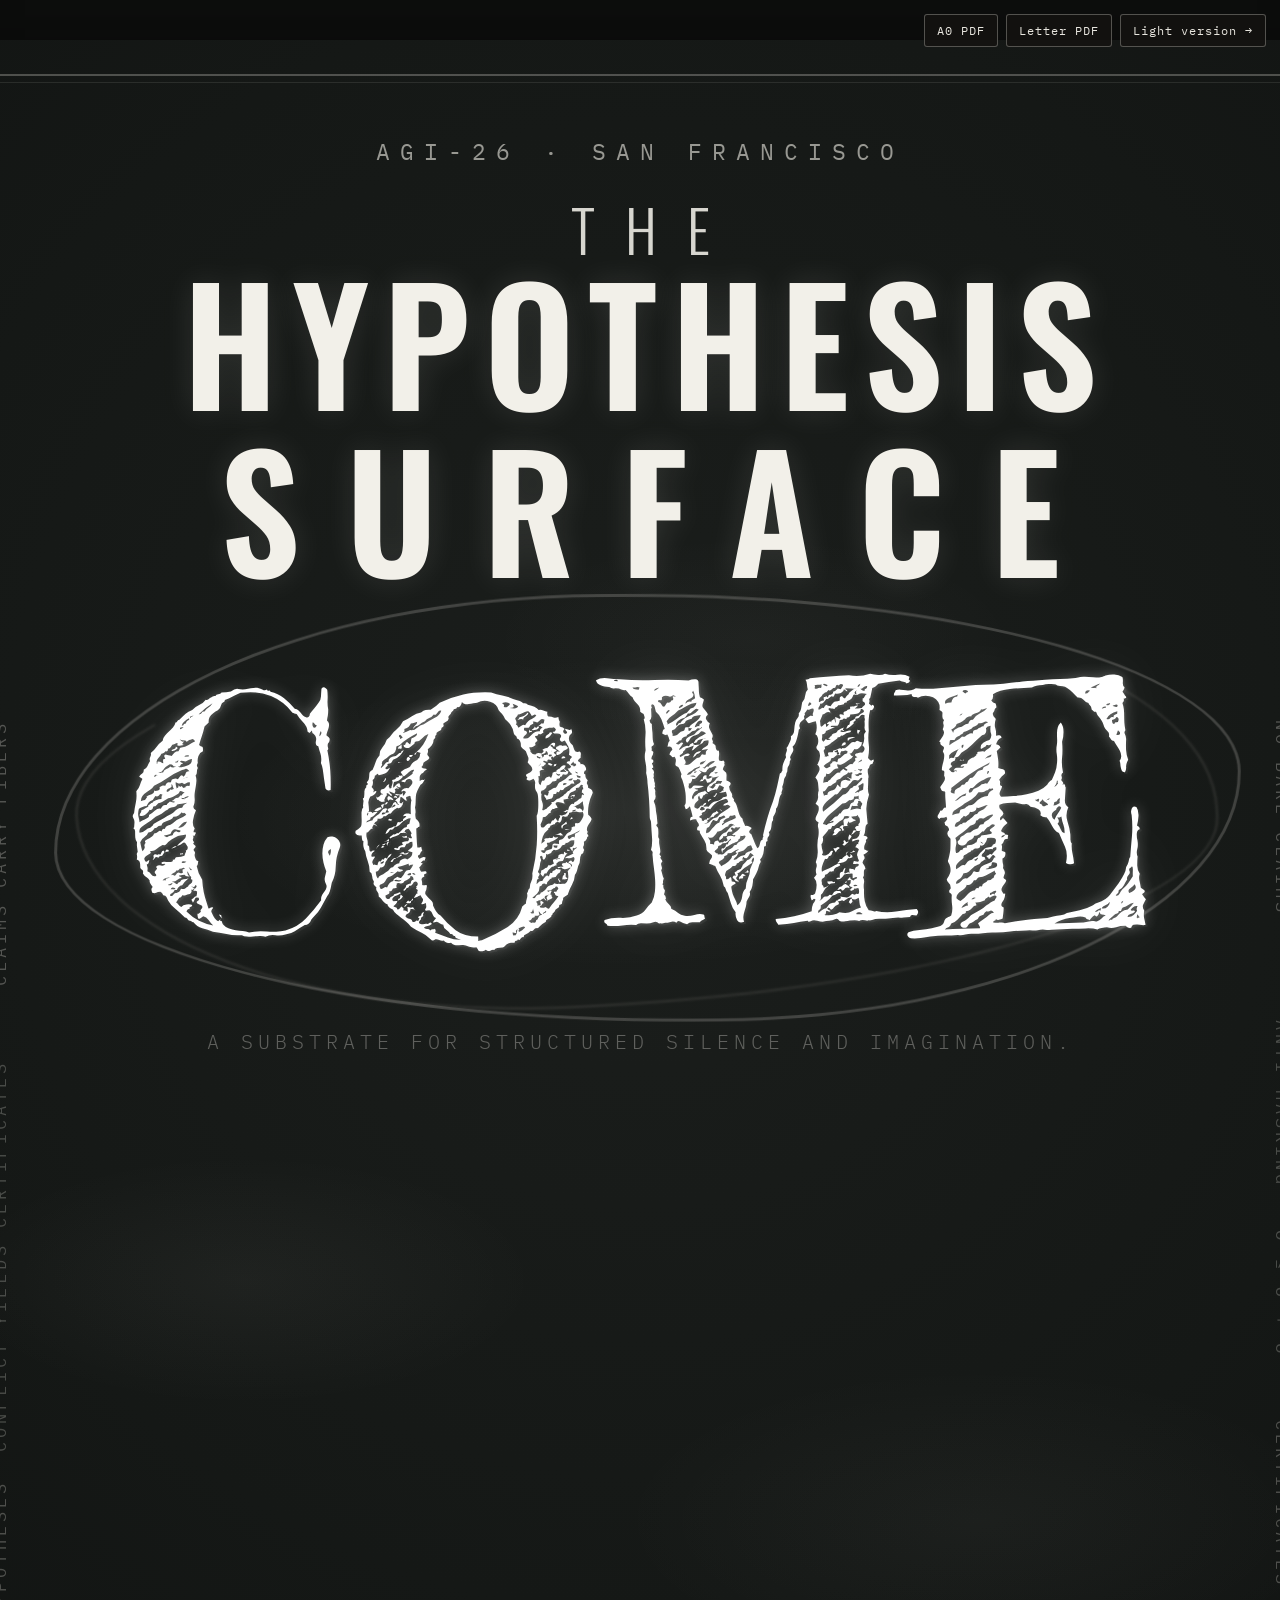
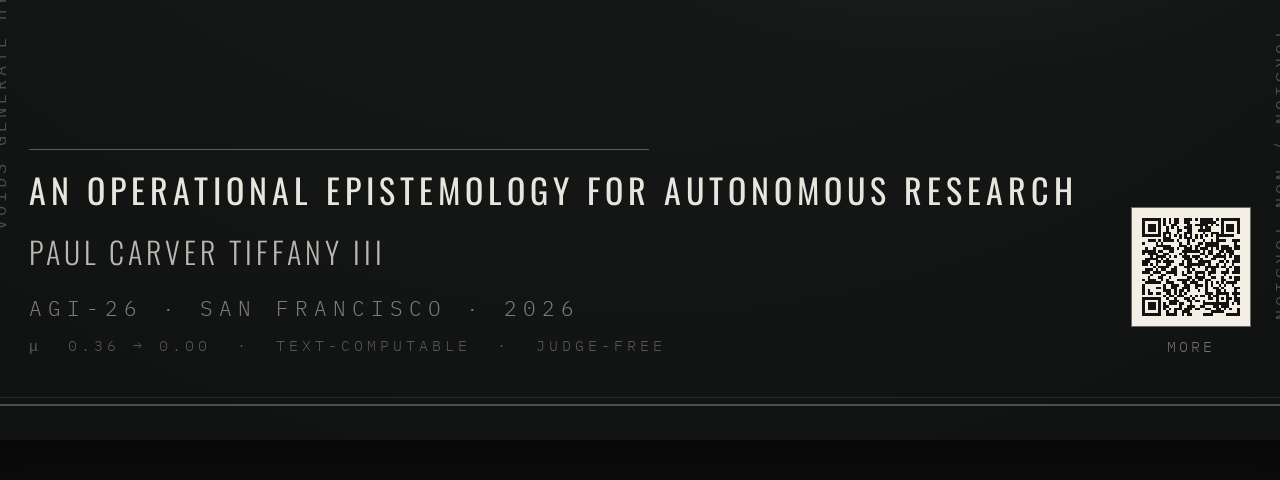
<file: poster/index.html>
<!DOCTYPE html>
<html lang="en">
<head>
<meta charset="utf-8">
<meta name="viewport" content="width=device-width, initial-scale=1">
<title>The Hypothesis Surface — AGI-26 Poster</title>
<link rel="preconnect" href="https://fonts.googleapis.com">
<link href="https://fonts.googleapis.com/css2?family=Oswald:wght@300;400;500;600&family=Fredericka+the+Great&family=IBM+Plex+Mono:wght@300;400&display=swap" rel="stylesheet">
<style>
  html, body { margin: 0; padding: 0; background: #0c0d0c; }
  a { color: #e8e6df; text-decoration: underline; }
  a:hover { color: #ffffff; }

  /* Screen: center the A0 canvas with room to scroll/zoom. */
  body {
    display: flex;
    justify-content: center;
    padding: 40px 0;
  }

  /*
    Print: page geometry matches the canvas's native px dimensions 1:1 —
    same technique the source design tool's own auto-print pipeline uses
    (see Board System export script: @page{size:<frame width>px <frame height>px}).
    A large-format print vendor scales this to the true 841×1189mm (A0)
    sheet at RIP time, same as the vinyl/board fabrication in production/.
  */
  @page { size: 1414px 2000px; margin: 0; }
  @media print {
    body { padding: 0; }
    .poster { box-shadow: none !important; }
    .dl { display: none; }
  }

  .dl {
    position: fixed; top: 14px; right: 14px; z-index: 10; display: flex; gap: 8px;
    font-family: 'IBM Plex Mono', monospace; font-size: 12px; letter-spacing: 1px;
  }
  .dl a {
    background: rgba(20,19,17,0.85); border: 1px solid rgba(232,230,223,0.3);
    padding: 8px 12px; border-radius: 3px; text-decoration: none !important;
  }
  .dl a:hover { border-color: rgba(232,230,223,0.7); }

  .poster {
    width: 1414px;
    height: 2000px;
    position: relative;
    overflow: hidden;
    background: radial-gradient(ellipse 120% 90% at 50% 38%, #1b1e1c 0%, #151816 45%, #101211 78%, #0b0d0c 100%);
    color: #e8e6df;
    font-family: 'Oswald', sans-serif;
    flex: none;
    box-shadow: 0 20px 60px rgba(0,0,0,0.5);
  }
</style>
</head>
<body>

<div class="dl">
  <a href="hypothesis-surface-poster.pdf">A0 PDF</a>
  <a href="hypothesis-surface-poster-letter.pdf">Letter PDF</a>
  <a href="light/">Light version &rarr;</a>
</div>

<div class="poster">

  <!-- erased-chalk atmosphere -->
  <div style="position: absolute; inset: 0; pointer-events: none; background: radial-gradient(ellipse 420px 180px at 22% 62%, rgba(232,230,223,0.045) 0%, transparent 70%), radial-gradient(ellipse 520px 220px at 74% 74%, rgba(232,230,223,0.035) 0%, transparent 70%), radial-gradient(ellipse 380px 150px at 58% 30%, rgba(232,230,223,0.03) 0%, transparent 70%);"></div>

  <!-- silkscreened frame -->
  <div style="position: absolute; inset: 34px; border: 2px solid rgba(232,230,223,0.28); pointer-events: none;"></div>
  <div style="position: absolute; inset: 42px; border: 1px solid rgba(232,230,223,0.10); pointer-events: none;"></div>

  <!-- LEFT RAIL · operational spine (facing inward: reads upward) -->
  <div style="position: absolute; left: 56px; top: 680px; writing-mode: vertical-rl; transform: rotate(180deg); font-family: 'IBM Plex Mono', monospace; font-size: 17px; letter-spacing: 4px; color: rgba(232,230,223,0.300); pointer-events: none;">CLAIMS CARRY FIBERS</div>
  <div style="position: absolute; left: 56px; top: 1020px; writing-mode: vertical-rl; transform: rotate(180deg); font-family: 'IBM Plex Mono', monospace; font-size: 17px; letter-spacing: 4px; color: rgba(232,230,223,0.250); pointer-events: none;">CONFLICT YIELDS CERTIFICATES</div>
  <div style="position: absolute; left: 56px; top: 1440px; writing-mode: vertical-rl; transform: rotate(180deg); font-family: 'IBM Plex Mono', monospace; font-size: 17px; letter-spacing: 4px; color: rgba(232,230,223,0.280); pointer-events: none;">VOIDS GENERATE HYPOTHESES</div>

  <!-- RIGHT RAIL · integrability conditions (reads downward) -->
  <div style="position: absolute; right: 54px; top: 680px; writing-mode: vertical-rl; font-family: 'IBM Plex Mono', monospace; font-size: 17px; letter-spacing: 4px; color: rgba(232,230,223,0.300); pointer-events: none;">NO BARE CLAIMS</div>
  <div style="position: absolute; right: 54px; top: 980px; writing-mode: vertical-rl; font-family: 'IBM Plex Mono', monospace; font-size: 17px; letter-spacing: 4px; color: rgba(232,230,223,0.250); pointer-events: none;">ANTI-MASKING&nbsp;&nbsp;&nbsp;σ̂ ≤ σ + δ</div>
  <div style="position: absolute; right: 54px; top: 1380px; writing-mode: vertical-rl; font-family: 'IBM Plex Mono', monospace; font-size: 17px; letter-spacing: 4px; color: rgba(232,230,223,0.280); pointer-events: none;">CERTIFICATES&nbsp;&nbsp;&nbsp;TORSION / NON-TORSION</div>

  <!-- ===== permanent identity: top ===== -->
  <div style="position: absolute; top: 96px; left: 0; right: 0; display: flex; flex-direction: column; align-items: center;">
    <div style="font-family: 'IBM Plex Mono', monospace; font-weight: 400; font-size: 23px; letter-spacing: 10px; color: rgba(232,230,223,0.62); margin-bottom: 34px;">AGI-26 · SAN FRANCISCO</div>
    <div style="font-weight: 300; font-size: 58px; letter-spacing: 30px; line-height: 1; color: rgba(232,230,223,0.92); text-indent: 30px;">THE</div>
    <div style="font-weight: 600; font-size: 158px; letter-spacing: 14px; line-height: 1.04; color: #f2f0e9; text-indent: 14px; text-shadow: 0 0 32px rgba(242,240,233,0.12);">HYPOTHESIS</div>
    <div style="font-weight: 600; font-size: 158px; letter-spacing: 46px; line-height: 1.0; color: #f2f0e9; text-indent: 46px; text-shadow: 0 0 32px rgba(242,240,233,0.12); margin-top: 6px;">SURFACE</div>
  </div>

  <!-- ===== H.1: COME + its chalk fiber enclosure, upon the void ===== -->
  <div style="position: absolute; top: 606px; left: 0; right: 0; display: flex; flex-direction: column; align-items: center;">
    <div style="position: relative; transform: rotate(-1.4deg); font-size: 330px;">
      <div style="position: absolute; left: 50%; top: 50%; transform: translate(-50%,-50%); width: 118%; height: 145%; background: radial-gradient(ellipse 50% 48% at 50% 50%, rgba(240,238,230,0.075) 0%, transparent 68%); pointer-events: none;"></div>
      <!-- fiber enclosure: two irregular offset ellipses, second open at top -->
      <div style="position: absolute; left: -0.212em; top: -0.158em; right: -0.255em; bottom: -0.139em; border: 0.0106em solid rgba(232,230,223,0.20); border-radius: 47% 53% 45% 55% / 61% 43% 59% 41%; filter: blur(0.7px); transform: rotate(1.1deg); pointer-events: none;"></div>
      <div style="position: absolute; left: -0.145em; top: -0.097em; right: -0.182em; bottom: -0.085em; border: 0.0076em solid rgba(232,230,223,0.12); border-top-color: transparent; border-radius: 53% 47% 56% 44% / 45% 59% 41% 57%; filter: blur(1px); transform: rotate(-1.7deg); pointer-events: none;"></div>
      <div style="position: relative; display: flex; align-items: baseline; font-family: 'Fredericka the Great', serif; font-weight: 400; font-size: 330px; line-height: 1; color: #ffffff; text-shadow: 0 0 0.042em rgba(255,255,255,0.30), 0 0 0.194em rgba(255,255,255,0.11), 0.006em 0.006em 0 rgba(255,255,255,0.05);">
        <span style="display: inline-block; transform: rotate(1.3deg) translateY(-0.0212em);">C</span>
        <span style="display: inline-block; transform: rotate(-1deg) translateY(0.0152em);">O</span>
        <span style="display: inline-block; transform: rotate(0.9deg) translateY(-0.0121em);">M</span>
        <span style="display: inline-block; transform: rotate(-1.5deg) translateY(0.0182em);">E</span>
      </div>
    </div>
    <div style="font-family: 'IBM Plex Mono', monospace; font-weight: 300; font-size: 20px; letter-spacing: 5px; color: rgba(232,230,223,0.34); margin-top: 52px;">A SUBSTRATE FOR STRUCTURED SILENCE AND IMAGINATION.</div>
  </div>

  <!-- ===== permanent identity: bottom ===== -->
  <div style="position: absolute; left: 96px; right: 96px; bottom: 84px; display: flex; align-items: flex-end; justify-content: space-between; gap: 40px;">
    <div style="display: flex; flex-direction: column; gap: 14px;">
      <div style="width: 620px; height: 1px; background: rgba(232,230,223,0.35);"></div>
      <div style="font-weight: 400; font-size: 34px; letter-spacing: 5px; color: rgba(242,240,233,0.95);">AN OPERATIONAL EPISTEMOLOGY FOR AUTONOMOUS RESEARCH</div>
      <div style="font-weight: 300; font-size: 30px; letter-spacing: 4px; color: rgba(232,230,223,0.78);">PAUL CARVER TIFFANY III</div>
      <div style="font-family: 'IBM Plex Mono', monospace; font-weight: 300; font-size: 21px; letter-spacing: 6px; color: rgba(232,230,223,0.50); margin-top: 6px;">AGI-26 · SAN FRANCISCO · 2026</div>
      <div style="font-family: 'IBM Plex Mono', monospace; font-weight: 300; font-size: 15px; letter-spacing: 4px; color: rgba(232,230,223,0.32);">μ&nbsp;&nbsp;0.36 → 0.00&nbsp;&nbsp;·&nbsp;&nbsp;TEXT-COMPUTABLE&nbsp;&nbsp;·&nbsp;&nbsp;JUDGE-FREE</div>
    </div>
    <div style="display: flex; flex-direction: column; align-items: center; gap: 10px;">
      <div style="width: 118px; height: 118px; border: 1px solid rgba(232,230,223,0.4); overflow: hidden;">
        <svg viewBox="0 0 45 45" width="118" height="118" shape-rendering="crispEdges" role="img" aria-label="QR code linking to paultiffany.github.io/come-to-AGI-26"><path fill="#f4efe4" d="M0 0h45v45H0z"/><path stroke="#141311" d="M4 4.5h7m1 0h1m1 0h1m1 0h2m2 0h3m1 0h1m1 0h5m1 0h1m1 0h7M4 5.5h1m5 0h1m1 0h1m1 0h1m1 0h2m2 0h2m4 0h6m2 0h1m5 0h1M4 6.5h1m1 0h3m1 0h1m1 0h1m2 0h2m4 0h2m1 0h5m1 0h1m1 0h1m1 0h1m1 0h3m1 0h1M4 7.5h1m1 0h3m1 0h1m2 0h1m1 0h1m1 0h1m2 0h3m3 0h1m1 0h2m4 0h1m1 0h3m1 0h1M4 8.5h1m1 0h3m1 0h1m2 0h1m3 0h2m2 0h2m2 0h5m4 0h1m1 0h3m1 0h1M4 9.5h1m5 0h1m1 0h3m2 0h1m2 0h3m4 0h1m2 0h3m1 0h1m5 0h1M4 10.5h7m1 0h1m1 0h1m1 0h1m1 0h1m1 0h1m1 0h1m1 0h1m1 0h1m1 0h1m1 0h1m1 0h7M12 11.5h3m3 0h1m1 0h3m1 0h1m1 0h1m5 0h1M6 12.5h3m1 0h1m1 0h4m1 0h1m3 0h1m1 0h1m3 0h1m2 0h1m1 0h4m2 0h3M4 13.5h1m4 0h1m1 0h1m6 0h1m2 0h1m3 0h2m1 0h5m6 0h1M9 14.5h6m3 0h3m1 0h1m1 0h2m2 0h5m1 0h3m2 0h2M5 15.5h1m2 0h1m3 0h4m1 0h1m2 0h3m1 0h1m1 0h3m1 0h1m1 0h1m1 0h4m1 0h2M4 16.5h5m1 0h2m2 0h2m3 0h7m1 0h1m1 0h2m2 0h2m1 0h3M4 17.5h1m1 0h4m2 0h2m4 0h1m1 0h1m5 0h2m1 0h2m1 0h2m1 0h1m1 0h2M7 18.5h1m1 0h4m1 0h1m1 0h1m2 0h3m1 0h3m2 0h1m2 0h5m1 0h1m1 0h2M5 19.5h5m1 0h1m1 0h1m6 0h3m1 0h1m1 0h1m3 0h2m3 0h1m3 0h2M4 20.5h3m2 0h2m1 0h4m3 0h1m1 0h2m2 0h5m3 0h2m1 0h1m1 0h3M4 21.5h2m1 0h1m1 0h1m3 0h2m3 0h2m1 0h7m1 0h1m2 0h1m2 0h1m2 0h1M8 22.5h1m1 0h4m2 0h1m3 0h3m2 0h1m2 0h5m1 0h2m1 0h1m1 0h2M5 23.5h3m1 0h1m1 0h2m2 0h2m4 0h1m1 0h1m4 0h1m1 0h2m4 0h1m2 0h2M4 24.5h3m1 0h3m2 0h4m2 0h1m1 0h2m1 0h4m1 0h3m2 0h3m1 0h3M7 25.5h1m3 0h2m3 0h1m2 0h2m3 0h1m2 0h1m1 0h1m5 0h1M6 26.5h1m3 0h2m2 0h1m6 0h2m1 0h4m2 0h2m2 0h1m2 0h1m1 0h2M4 27.5h1m1 0h3m2 0h1m1 0h1m3 0h5m1 0h1m1 0h2m1 0h2m4 0h2m3 0h2M5 28.5h6m2 0h3m3 0h2m1 0h3m3 0h1m1 0h1m1 0h1m1 0h1m1 0h4M4 29.5h1m7 0h1m2 0h3m2 0h2m2 0h3m1 0h1m1 0h1m2 0h1m1 0h1m2 0h1M4 30.5h1m4 0h2m1 0h1m2 0h2m2 0h3m2 0h1m3 0h1m2 0h2m1 0h1m4 0h2M4 31.5h1m1 0h1m5 0h3m1 0h1m1 0h2m1 0h1m3 0h1m2 0h1m3 0h2m1 0h1m3 0h1M4 32.5h1m1 0h2m1 0h2m2 0h2m1 0h1m1 0h1m1 0h1m7 0h3m1 0h5m1 0h3M12 33.5h1m1 0h2m1 0h3m2 0h1m1 0h1m1 0h2m1 0h1m1 0h2m3 0h1m2 0h1M4 34.5h7m2 0h1m2 0h1m3 0h2m1 0h1m5 0h2m1 0h1m1 0h1m1 0h2m1 0h2M4 35.5h1m5 0h1m3 0h4m3 0h2m1 0h2m1 0h1m4 0h1m3 0h1m2 0h2M4 36.5h1m1 0h3m1 0h1m1 0h1m1 0h3m1 0h2m2 0h1m4 0h10m1 0h1m1 0h1M4 37.5h1m1 0h3m1 0h1m1 0h2m4 0h1m2 0h3m2 0h2m3 0h2m1 0h3M4 38.5h1m1 0h3m1 0h1m1 0h1m1 0h1m1 0h3m1 0h3m1 0h2m2 0h2m2 0h2m1 0h1m1 0h1m2 0h1M4 39.5h1m5 0h1m2 0h1m2 0h1m2 0h3m8 0h5m5 0h1M4 40.5h7m2 0h4m2 0h1m1 0h2m4 0h4m5 0h5"/></svg>
      </div>
      <div style="font-family: 'IBM Plex Mono', monospace; font-weight: 300; font-size: 15px; letter-spacing: 3px; color: rgba(232,230,223,0.45);">MORE</div>
    </div>
  </div>

</div>
</body>
</html>
</file>
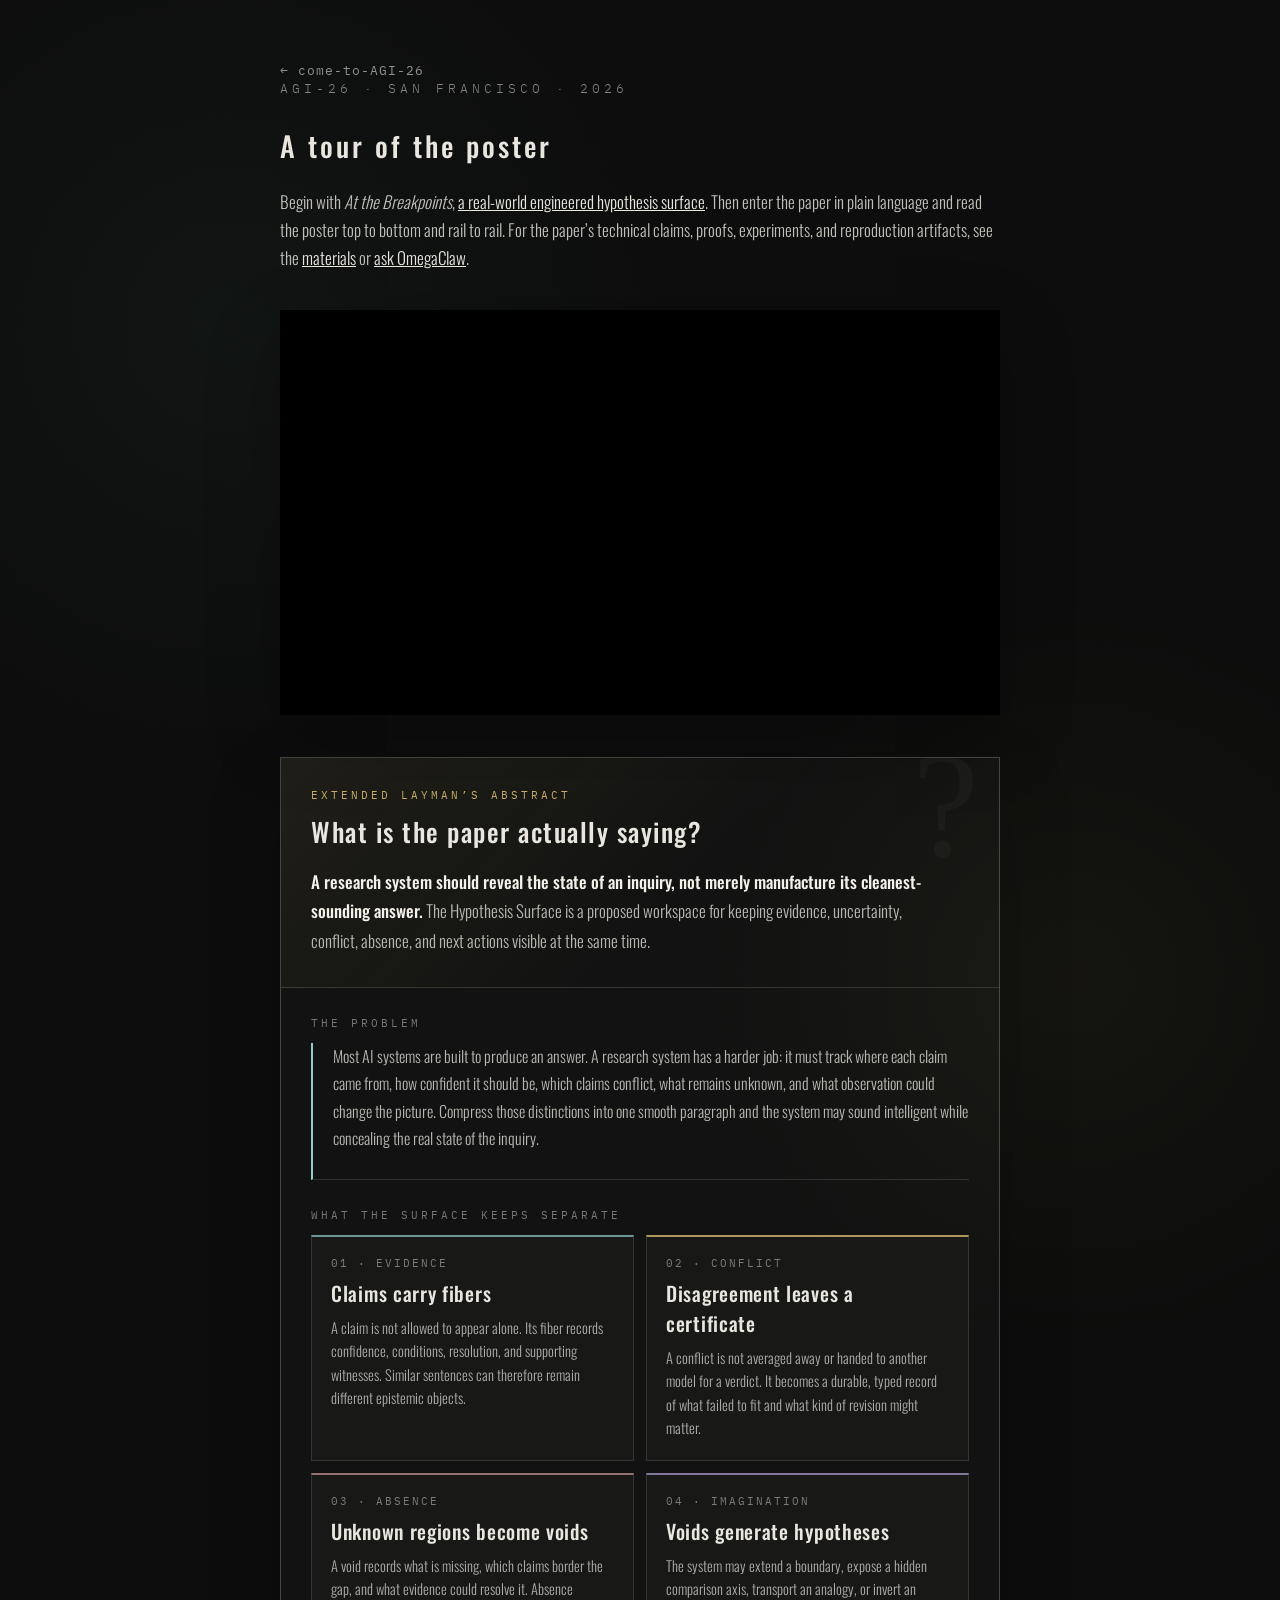
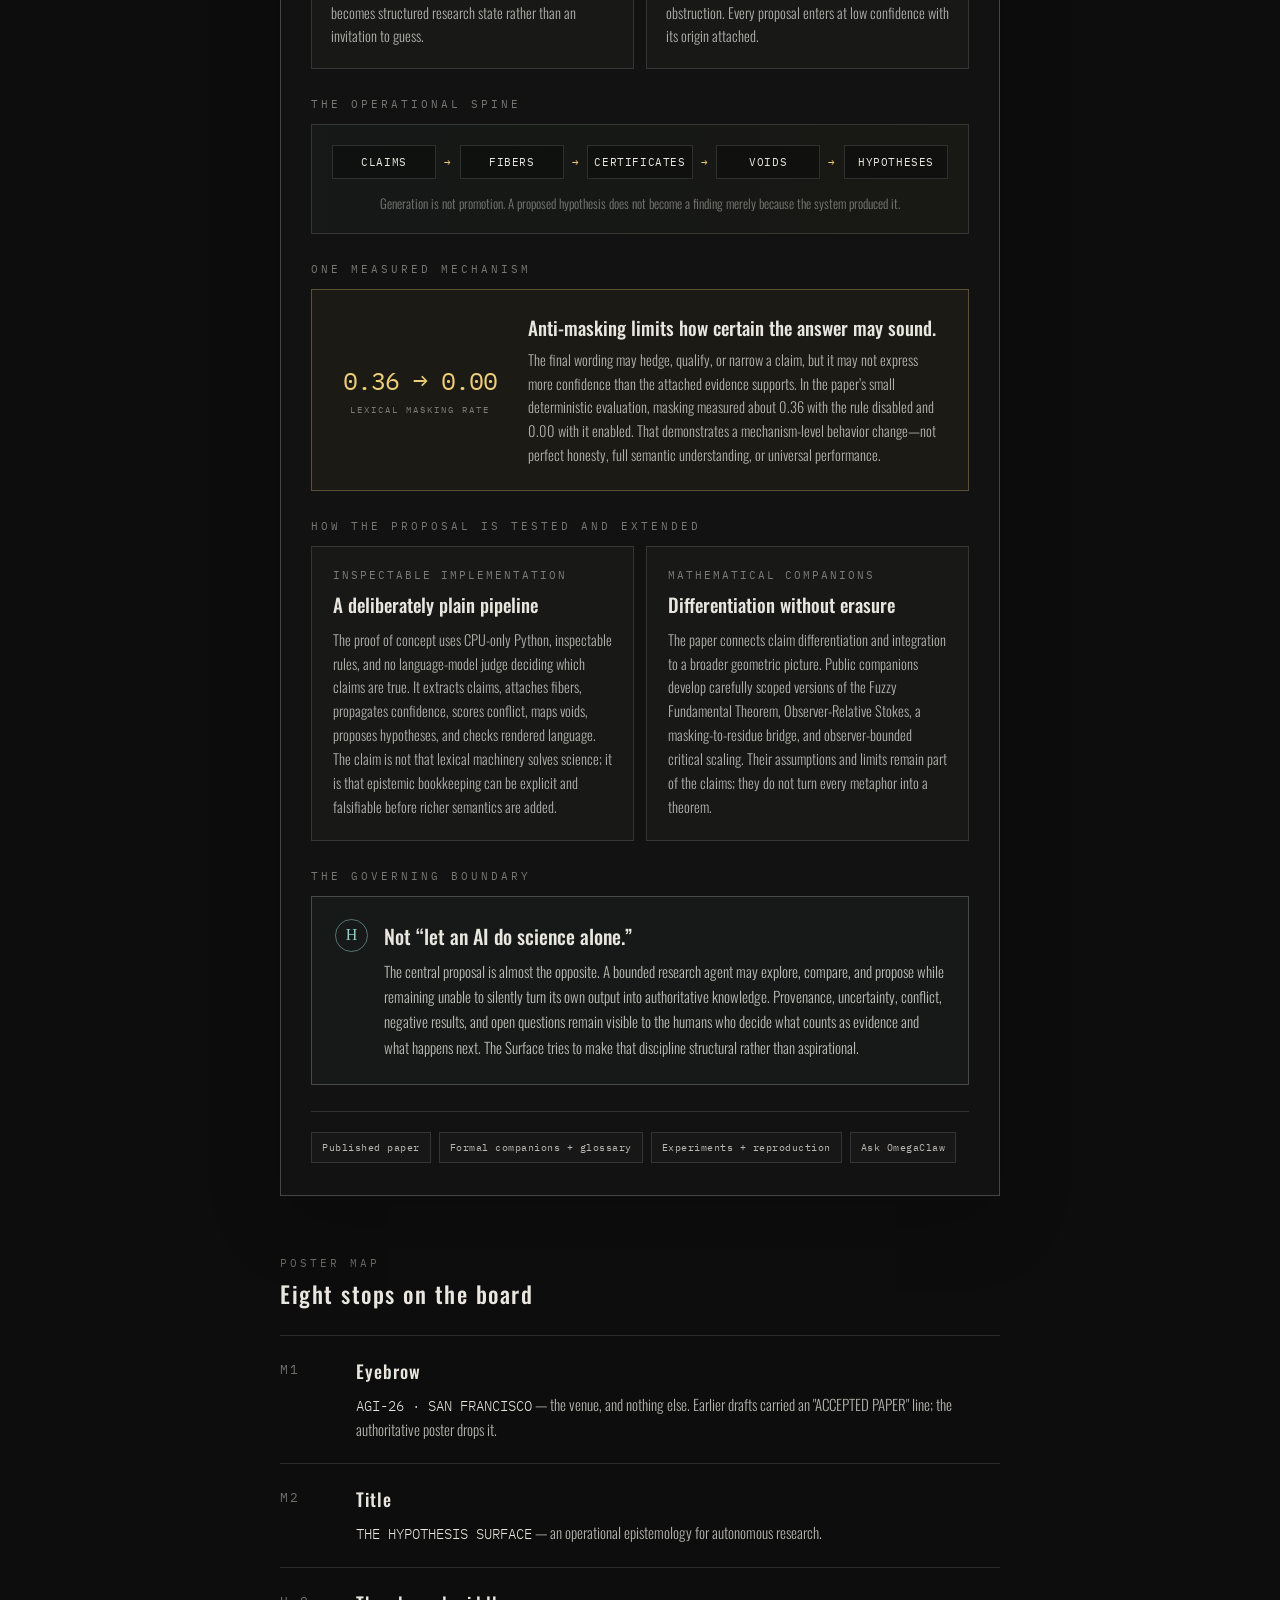
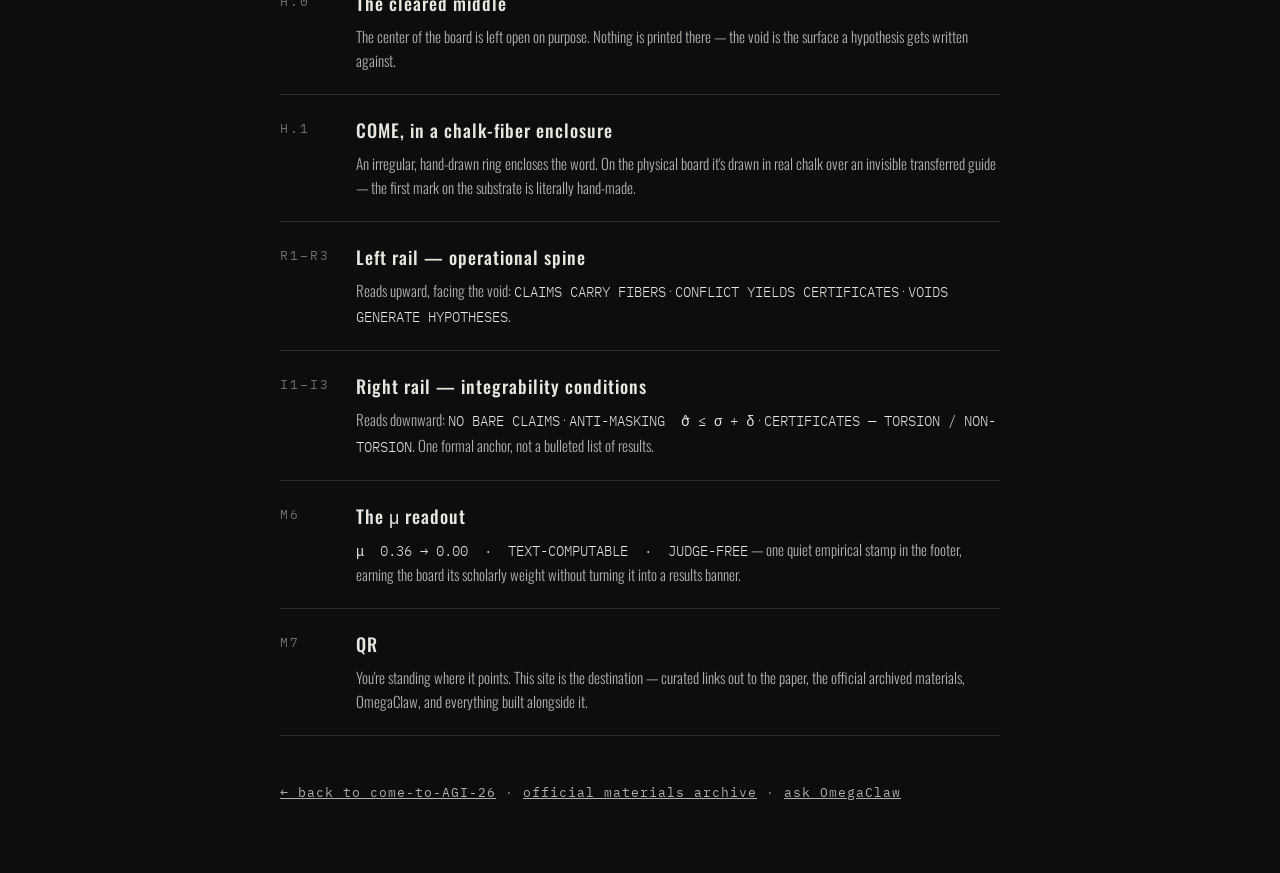
<file: tour/index.html>
<!DOCTYPE html>
<html lang="en">
<head>
<meta charset="utf-8">
<meta name="viewport" content="width=device-width, initial-scale=1">
<title>Tour — The Hypothesis Surface</title>
<meta name="description" content="A plain-language introduction to The Hypothesis Surface and a zone-by-zone tour of the AGI-26 poster.">
<link rel="preconnect" href="https://fonts.googleapis.com">
<link rel="preconnect" href="https://player.vimeo.com">
<link href="https://fonts.googleapis.com/css2?family=Oswald:wght@300;400;500;600&family=IBM+Plex+Mono:wght@300;400&display=swap" rel="stylesheet">
<style>
  :root {
    --paper: #e8e6df;
    --dim: rgba(232,230,223,0.78);
    --faint: rgba(232,230,223,0.48);
    --line: rgba(232,230,223,0.14);
    --line-strong: rgba(232,230,223,0.24);
    --gold: #edcd77;
    --cyan: #8fcfca;
    --panel: rgba(232,230,223,0.028);
  }
  * { box-sizing: border-box; }
  html, body { margin: 0; background: #0c0d0c; color: var(--paper); font-family: 'Oswald', sans-serif; }
  body {
    background:
      radial-gradient(circle at 18% 8%, rgba(143,207,202,.045), transparent 28rem),
      radial-gradient(circle at 84% 24%, rgba(237,205,119,.04), transparent 24rem),
      #0c0d0c;
  }
  a { color: var(--paper); }
  a:hover { color: #fff; }
  .wrap { max-width: 760px; margin: 0 auto; padding: 56px 20px 72px; }
  .back { font-family: 'IBM Plex Mono', monospace; font-size: 13px; letter-spacing: 1px; text-decoration: none; opacity: .6; }
  .back:hover { opacity: 1; }
  h1 { font-weight: 500; font-size: 28px; letter-spacing: 3px; margin: 28px 0 6px; }
  .kicker { font-family: 'IBM Plex Mono', monospace; font-weight: 300; font-size: 13px; letter-spacing: 4px; color: rgba(232,230,223,.55); text-transform: uppercase; }
  .intro { font-weight: 300; font-size: 17px; line-height: 1.65; color: rgba(232,230,223,.82); margin: 22px 0 38px; }

  .film-frame {
    position: relative;
    width: 100%;
    aspect-ratio: 16 / 9;
    overflow: hidden;
    margin: 0 0 42px;
    background: #000;
    box-shadow: 0 24px 70px rgba(0,0,0,.24);
  }
  .film-frame iframe { position: absolute; inset: 0; width: 100%; height: 100%; border: 0; }

  .abstract {
    margin: 0 0 60px;
    border: 1px solid var(--line-strong);
    background: rgba(232,230,223,.018);
    box-shadow: 0 24px 70px rgba(0,0,0,.18);
  }
  .abstract-head {
    position: relative;
    overflow: hidden;
    padding: 30px 30px 32px;
    border-bottom: 1px solid var(--line);
    background: linear-gradient(135deg, rgba(237,205,119,.065), transparent 58%);
  }
  .abstract-head::after {
    content: "?";
    position: absolute;
    right: 20px;
    top: -28px;
    font-family: Georgia, serif;
    font-size: 150px;
    line-height: 1;
    color: rgba(232,230,223,.035);
    pointer-events: none;
  }
  .abstract-label,
  .section-label,
  .card-label,
  .map-label {
    font-family: 'IBM Plex Mono', monospace;
    font-size: 11px;
    letter-spacing: 3px;
    text-transform: uppercase;
  }
  .abstract-label { margin: 0 0 10px; color: rgba(237,205,119,.82); }
  .abstract h2 { margin: 0 0 16px; font-weight: 500; font-size: 26px; letter-spacing: 1.5px; }
  .abstract-head p { max-width: 640px; margin: 0; font-weight: 300; font-size: 17px; line-height: 1.72; color: var(--dim); }
  .abstract strong { color: #f4f1e9; font-weight: 500; }
  .abstract-body { padding: 28px 30px 32px; }
  .section-label { margin: 0 0 13px; color: var(--faint); }
  .problem {
    margin: 0 0 28px;
    padding: 0 0 26px 20px;
    border-left: 2px solid var(--cyan);
    border-bottom: 1px solid var(--line);
    font-weight: 300;
    font-size: 16px;
    line-height: 1.72;
    color: var(--dim);
  }

  .concept-grid { display: grid; grid-template-columns: repeat(2, minmax(0, 1fr)); gap: 12px; margin: 0 0 28px; }
  .concept-card { min-height: 182px; padding: 19px 19px 20px; border: 1px solid var(--line); background: var(--panel); }
  .concept-card:nth-child(1) { border-top: 2px solid rgba(143,207,202,.7); }
  .concept-card:nth-child(2) { border-top: 2px solid rgba(237,205,119,.7); }
  .concept-card:nth-child(3) { border-top: 2px solid rgba(211,154,154,.68); }
  .concept-card:nth-child(4) { border-top: 2px solid rgba(181,162,219,.68); }
  .card-label { color: var(--faint); letter-spacing: 2px; }
  .concept-card h3 { margin: 8px 0; font-size: 20px; font-weight: 500; letter-spacing: .7px; }
  .concept-card p { margin: 0; font-size: 14.5px; font-weight: 300; line-height: 1.62; color: rgba(232,230,223,.72); }

  .flow { margin: 0 0 28px; padding: 20px; border: 1px solid var(--line); background: linear-gradient(90deg, rgba(143,207,202,.035), rgba(237,205,119,.035)); }
  .flow-line { display: grid; grid-template-columns: 1fr auto 1fr auto 1fr auto 1fr auto 1fr; align-items: center; gap: 8px; font-family: 'IBM Plex Mono', monospace; font-size: 11px; letter-spacing: .6px; text-align: center; }
  .flow-node { padding: 9px 6px; border: 1px solid var(--line); background: rgba(12,13,12,.62); }
  .flow-arrow { color: var(--gold); }
  .flow-note { margin: 14px 0 0; text-align: center; color: var(--faint); font-size: 13px; font-weight: 300; }

  .result { display: grid; grid-template-columns: 170px 1fr; gap: 23px; align-items: center; margin: 0 0 28px; padding: 23px; border: 1px solid rgba(237,205,119,.30); background: rgba(237,205,119,.045); }
  .result-number { font-family: 'IBM Plex Mono', monospace; text-align: center; font-size: 25px; letter-spacing: -1px; color: var(--gold); white-space: nowrap; }
  .result-number small { display: block; margin-top: 7px; font-size: 9px; letter-spacing: 2px; color: var(--faint); text-transform: uppercase; }
  .result-copy h3 { margin: 0 0 7px; font-size: 19px; font-weight: 500; }
  .result-copy p { margin: 0; font-size: 14.5px; font-weight: 300; line-height: 1.64; color: rgba(232,230,223,.73); }

  .depth-grid { display: grid; grid-template-columns: repeat(2, minmax(0, 1fr)); gap: 12px; margin-bottom: 28px; }
  .depth-card { padding: 21px; border: 1px solid var(--line); background: var(--panel); }
  .depth-card h3 { margin: 8px 0 10px; font-size: 19px; font-weight: 500; }
  .depth-card p { margin: 0; font-size: 14.5px; font-weight: 300; line-height: 1.65; color: rgba(232,230,223,.72); }

  .boundary { position: relative; margin: 0; padding: 24px 24px 24px 72px; border: 1px solid var(--line-strong); background: rgba(143,207,202,.038); }
  .boundary::before { content: "H"; position: absolute; left: 23px; top: 22px; width: 31px; height: 31px; display: grid; place-items: center; border: 1px solid rgba(143,207,202,.5); border-radius: 50%; color: var(--cyan); font-family: Georgia, serif; font-size: 16px; }
  .boundary h3 { margin: 0 0 8px; font-size: 20px; font-weight: 500; }
  .boundary p { margin: 0; font-size: 15px; font-weight: 300; line-height: 1.68; color: var(--dim); }

  .abstract-links { display: flex; flex-wrap: wrap; gap: 8px; margin-top: 26px; padding-top: 20px; border-top: 1px solid var(--line); }
  .abstract-links a { padding: 8px 10px; border: 1px solid var(--line); text-decoration: none; font-family: 'IBM Plex Mono', monospace; font-size: 10px; letter-spacing: .5px; color: rgba(232,230,223,.78); background: rgba(255,255,255,.018); }
  .abstract-links a:hover { border-color: rgba(232,230,223,.42); background: rgba(255,255,255,.045); }

  .map-label { margin: 0 0 7px; color: rgba(232,230,223,.42); }
  .map-title { margin: 0 0 24px; font-weight: 500; font-size: 23px; letter-spacing: 1.5px; }
  .stop { display: flex; gap: 20px; padding: 22px 0; border-top: 1px solid rgba(232,230,223,.14); }
  .stop:last-of-type { border-bottom: 1px solid rgba(232,230,223,.14); }
  .stop-id { font-family: 'IBM Plex Mono', monospace; font-size: 13px; letter-spacing: 2px; color: rgba(232,230,223,.45); flex: none; width: 56px; padding-top: 3px; }
  .stop-body h2 { font-weight: 500; font-size: 18px; letter-spacing: 1px; margin: 0 0 8px; }
  .stop-body p { font-weight: 300; font-size: 15px; line-height: 1.6; color: rgba(232,230,223,.75); margin: 0; }
  .stop-body code { font-family: 'IBM Plex Mono', monospace; font-size: .92em; color: #e8e6df; }
  .stop-body code .hat { font-family: serif; }
  footer { margin-top: 48px; font-family: 'IBM Plex Mono', monospace; font-size: 13px; letter-spacing: 1px; color: rgba(232,230,223,.5); }
  footer a { color: rgba(232,230,223,.75); }

  @media (max-width: 620px) {
    .wrap { padding: 38px 14px 58px; }
    .abstract-head, .abstract-body { padding-left: 20px; padding-right: 20px; }
    .concept-grid, .depth-grid { grid-template-columns: 1fr; }
    .concept-card { min-height: 0; }
    .flow-line { grid-template-columns: 1fr; gap: 5px; }
    .flow-arrow { transform: rotate(90deg); }
    .result { grid-template-columns: 1fr; text-align: left; }
    .result-number { text-align: left; }
    .boundary { padding: 64px 20px 22px; }
    .boundary::before { left: 20px; top: 18px; }
    .stop { gap: 13px; }
    .stop-id { width: 44px; }
  }
</style>
</head>
<body>
  <div class="wrap">
    <a class="back" href="../">&larr; come-to-AGI-26</a>
    <div class="kicker">AGI-26 &middot; San Francisco &middot; 2026</div>
    <h1>A tour of the poster</h1>
    <p class="intro">Begin with <em>At the Breakpoints</em>, <a href="../media/chalked.pdf">a real-world engineered hypothesis surface</a>. Then enter the paper in plain language and read the poster top to bottom and rail to rail. For the paper&rsquo;s technical claims, proofs, experiments, and reproduction artifacts, see the <a href="https://github.com/PaulTiffany/hypothesis-surface-agi26">materials</a> or <a href="../chat/">ask OmegaClaw</a>.</p>

    <div class="film-frame">
      <iframe
        src="https://player.vimeo.com/video/1207869981?background=1&amp;autoplay=1&amp;muted=1&amp;loop=1&amp;autopause=0"
        title="At the Breakpoints"
        allow="autoplay; fullscreen; picture-in-picture"
        allowfullscreen>
      </iframe>
    </div>

    <section class="abstract" aria-labelledby="lay-abstract-title">
      <header class="abstract-head">
        <div class="abstract-label">Extended layman&rsquo;s abstract</div>
        <h2 id="lay-abstract-title">What is the paper actually saying?</h2>
        <p><strong>A research system should reveal the state of an inquiry, not merely manufacture its cleanest-sounding answer.</strong> The Hypothesis Surface is a proposed workspace for keeping evidence, uncertainty, conflict, absence, and next actions visible at the same time.</p>
      </header>

      <div class="abstract-body">
        <div class="section-label">The problem</div>
        <p class="problem">Most AI systems are built to produce an answer. A research system has a harder job: it must track where each claim came from, how confident it should be, which claims conflict, what remains unknown, and what observation could change the picture. Compress those distinctions into one smooth paragraph and the system may sound intelligent while concealing the real state of the inquiry.</p>

        <div class="section-label">What the Surface keeps separate</div>
        <div class="concept-grid">
          <article class="concept-card">
            <div class="card-label">01 · Evidence</div>
            <h3>Claims carry fibers</h3>
            <p>A claim is not allowed to appear alone. Its fiber records confidence, conditions, resolution, and supporting witnesses. Similar sentences can therefore remain different epistemic objects.</p>
          </article>
          <article class="concept-card">
            <div class="card-label">02 · Conflict</div>
            <h3>Disagreement leaves a certificate</h3>
            <p>A conflict is not averaged away or handed to another model for a verdict. It becomes a durable, typed record of what failed to fit and what kind of revision might matter.</p>
          </article>
          <article class="concept-card">
            <div class="card-label">03 · Absence</div>
            <h3>Unknown regions become voids</h3>
            <p>A void records what is missing, which claims border the gap, and what evidence could resolve it. Absence becomes structured research state rather than an invitation to guess.</p>
          </article>
          <article class="concept-card">
            <div class="card-label">04 · Imagination</div>
            <h3>Voids generate hypotheses</h3>
            <p>The system may extend a boundary, expose a hidden comparison axis, transport an analogy, or invert an obstruction. Every proposal enters at low confidence with its origin attached.</p>
          </article>
        </div>

        <div class="section-label">The operational spine</div>
        <div class="flow" aria-label="Claims flow through fibers, certificates, voids, and hypotheses">
          <div class="flow-line">
            <div class="flow-node">CLAIMS</div><div class="flow-arrow">→</div>
            <div class="flow-node">FIBERS</div><div class="flow-arrow">→</div>
            <div class="flow-node">CERTIFICATES</div><div class="flow-arrow">→</div>
            <div class="flow-node">VOIDS</div><div class="flow-arrow">→</div>
            <div class="flow-node">HYPOTHESES</div>
          </div>
          <p class="flow-note">Generation is not promotion. A proposed hypothesis does not become a finding merely because the system produced it.</p>
        </div>

        <div class="section-label">One measured mechanism</div>
        <div class="result">
          <div class="result-number">0.36 → 0.00<small>lexical masking rate</small></div>
          <div class="result-copy">
            <h3>Anti-masking limits how certain the answer may sound.</h3>
            <p>The final wording may hedge, qualify, or narrow a claim, but it may not express more confidence than the attached evidence supports. In the paper&rsquo;s small deterministic evaluation, masking measured about 0.36 with the rule disabled and 0.00 with it enabled. That demonstrates a mechanism-level behavior change—not perfect honesty, full semantic understanding, or universal performance.</p>
          </div>
        </div>

        <div class="section-label">How the proposal is tested and extended</div>
        <div class="depth-grid">
          <article class="depth-card">
            <div class="card-label">Inspectable implementation</div>
            <h3>A deliberately plain pipeline</h3>
            <p>The proof of concept uses CPU-only Python, inspectable rules, and no language-model judge deciding which claims are true. It extracts claims, attaches fibers, propagates confidence, scores conflict, maps voids, proposes hypotheses, and checks rendered language. The claim is not that lexical machinery solves science; it is that epistemic bookkeeping can be explicit and falsifiable before richer semantics are added.</p>
          </article>
          <article class="depth-card">
            <div class="card-label">Mathematical companions</div>
            <h3>Differentiation without erasure</h3>
            <p>The paper connects claim differentiation and integration to a broader geometric picture. Public companions develop carefully scoped versions of the Fuzzy Fundamental Theorem, Observer-Relative Stokes, a masking-to-residue bridge, and observer-bounded critical scaling. Their assumptions and limits remain part of the claims; they do not turn every metaphor into a theorem.</p>
          </article>
        </div>

        <div class="section-label">The governing boundary</div>
        <aside class="boundary">
          <h3>Not &ldquo;let an AI do science alone.&rdquo;</h3>
          <p>The central proposal is almost the opposite. A bounded research agent may explore, compare, and propose while remaining unable to silently turn its own output into authoritative knowledge. Provenance, uncertainty, conflict, negative results, and open questions remain visible to the humans who decide what counts as evidence and what happens next. The Surface tries to make that discipline structural rather than aspirational.</p>
        </aside>

        <div class="abstract-links">
          <a href="https://link.springer.com/chapter/10.1007/978-3-032-33195-3_25">Published paper</a>
          <a href="https://github.com/PaulTiffany/hypothesis-surface-agi26/tree/master/supplementary">Formal companions + glossary</a>
          <a href="https://github.com/PaulTiffany/hypothesis-surface-agi26/tree/master/experiments">Experiments + reproduction</a>
          <a href="../chat/">Ask OmegaClaw</a>
        </div>
      </div>
    </section>

    <div class="map-label">Poster map</div>
    <h2 class="map-title">Eight stops on the board</h2>

    <div class="stop">
      <div class="stop-id">M1</div>
      <div class="stop-body">
        <h2>Eyebrow</h2>
        <p><code>AGI-26 &middot; SAN FRANCISCO</code> — the venue, and nothing else. Earlier drafts carried an "ACCEPTED PAPER" line; the authoritative poster drops it.</p>
      </div>
    </div>

    <div class="stop">
      <div class="stop-id">M2</div>
      <div class="stop-body">
        <h2>Title</h2>
        <p><code>THE HYPOTHESIS SURFACE</code> — an operational epistemology for autonomous research.</p>
      </div>
    </div>

    <div class="stop">
      <div class="stop-id">H.0</div>
      <div class="stop-body">
        <h2>The cleared middle</h2>
        <p>The center of the board is left open on purpose. Nothing is printed there — the void is the surface a hypothesis gets written against.</p>
      </div>
    </div>

    <div class="stop">
      <div class="stop-id">H.1</div>
      <div class="stop-body">
        <h2>COME, in a chalk-fiber enclosure</h2>
        <p>An irregular, hand-drawn ring encloses the word. On the physical board it's drawn in real chalk over an invisible transferred guide — the first mark on the substrate is literally hand-made.</p>
      </div>
    </div>

    <div class="stop">
      <div class="stop-id">R1&ndash;R3</div>
      <div class="stop-body">
        <h2>Left rail — operational spine</h2>
        <p>Reads upward, facing the void: <code>CLAIMS CARRY FIBERS</code> &middot; <code>CONFLICT YIELDS CERTIFICATES</code> &middot; <code>VOIDS GENERATE HYPOTHESES</code>.</p>
      </div>
    </div>

    <div class="stop">
      <div class="stop-id">I1&ndash;I3</div>
      <div class="stop-body">
        <h2>Right rail — integrability conditions</h2>
        <p>Reads downward: <code>NO BARE CLAIMS</code> &middot; <code>ANTI-MASKING &nbsp;<span class="hat">σ̂</span> ≤ σ + δ</code> &middot; <code>CERTIFICATES &mdash; TORSION / NON-TORSION</code>. One formal anchor, not a bulleted list of results.</p>
      </div>
    </div>

    <div class="stop">
      <div class="stop-id">M6</div>
      <div class="stop-body">
        <h2>The &mu; readout</h2>
        <p><code>&mu; &nbsp;0.36 &rarr; 0.00 &nbsp;&middot;&nbsp; TEXT-COMPUTABLE &nbsp;&middot;&nbsp; JUDGE-FREE</code> — one quiet empirical stamp in the footer, earning the board its scholarly weight without turning it into a results banner.</p>
      </div>
    </div>

    <div class="stop">
      <div class="stop-id">M7</div>
      <div class="stop-body">
        <h2>QR</h2>
        <p>You're standing where it points. This site is the destination — curated links out to the paper, the official archived materials, OmegaClaw, and everything built alongside it.</p>
      </div>
    </div>

    <footer>
      <a href="../">&larr; back to come-to-AGI-26</a> &middot;
      <a href="https://github.com/PaulTiffany/hypothesis-surface-agi26">official materials archive</a> &middot;
      <a href="../chat/">ask OmegaClaw</a>
    </footer>
  </div>
</body>
</html>
</file>
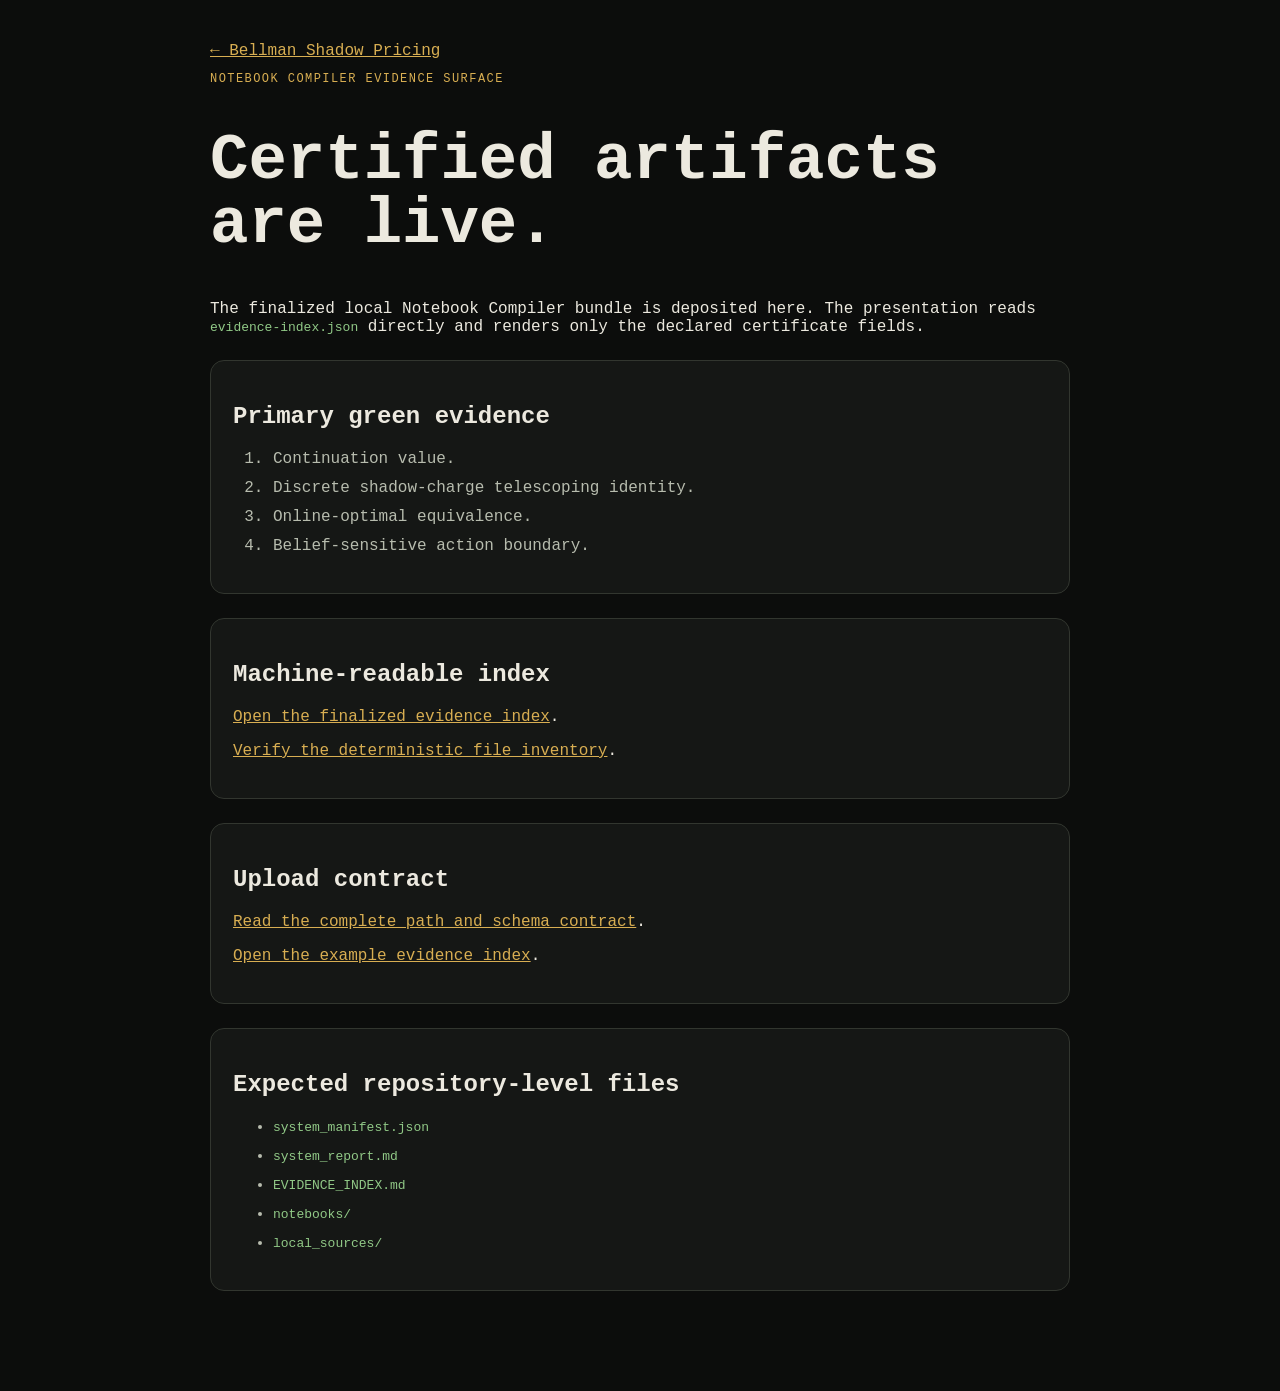
<file: BGI-Open-Build/evidence/index.html>
<!doctype html>
<html lang="en">
<head>
  <meta charset="utf-8">
  <meta name="viewport" content="width=device-width,initial-scale=1">
  <title>BGI Open Build — Evidence</title>
  <style>
    :root{color-scheme:dark;font-family:ui-monospace,SFMono-Regular,Menlo,monospace}body{margin:0;background:#0c0d0c;color:#ece9df}.wrap{width:min(860px,calc(100% - 32px));margin:auto;padding:42px 0 80px}a{color:#d8ae52}h1{font-size:clamp(2rem,6vw,4rem);line-height:1}.panel{margin-top:24px;padding:22px;border:1px solid #32362f;border-radius:14px;background:#151715}code{overflow-wrap:anywhere;color:#91c987}li{margin:.7rem 0;color:#b7bcae}.eyebrow{color:#d8ae52;text-transform:uppercase;letter-spacing:.12em;font-size:.75rem}
  </style>
</head>
<body>
  <main class="wrap">
    <a href="../">← Bellman Shadow Pricing</a>
    <p class="eyebrow">Notebook Compiler evidence surface</p>
    <h1>Certified artifacts are live.</h1>
    <p>The finalized local Notebook Compiler bundle is deposited here. The presentation reads <code>evidence-index.json</code> directly and renders only the declared certificate fields.</p>
    <section class="panel">
      <h2>Primary green evidence</h2>
      <ol>
        <li>Continuation value.</li>
        <li>Discrete shadow-charge telescoping identity.</li>
        <li>Online-optimal equivalence.</li>
        <li>Belief-sensitive action boundary.</li>
      </ol>
    </section>
    <section class="panel">
      <h2>Machine-readable index</h2>
      <p><a href="evidence-index.json">Open the finalized evidence index</a>.</p>
      <p><a href="SHA256SUMS">Verify the deterministic file inventory</a>.</p>
    </section>
    <section class="panel">
      <h2>Upload contract</h2>
      <p><a href="README.md">Read the complete path and schema contract</a>.</p>
      <p><a href="evidence-index.example.json">Open the example evidence index</a>.</p>
    </section>
    <section class="panel">
      <h2>Expected repository-level files</h2>
      <ul>
        <li><code>system_manifest.json</code></li>
        <li><code>system_report.md</code></li>
        <li><code>EVIDENCE_INDEX.md</code></li>
        <li><code>notebooks/</code></li>
        <li><code>local_sources/</code></li>
      </ul>
    </section>
  </main>
</body>
</html>
</file>
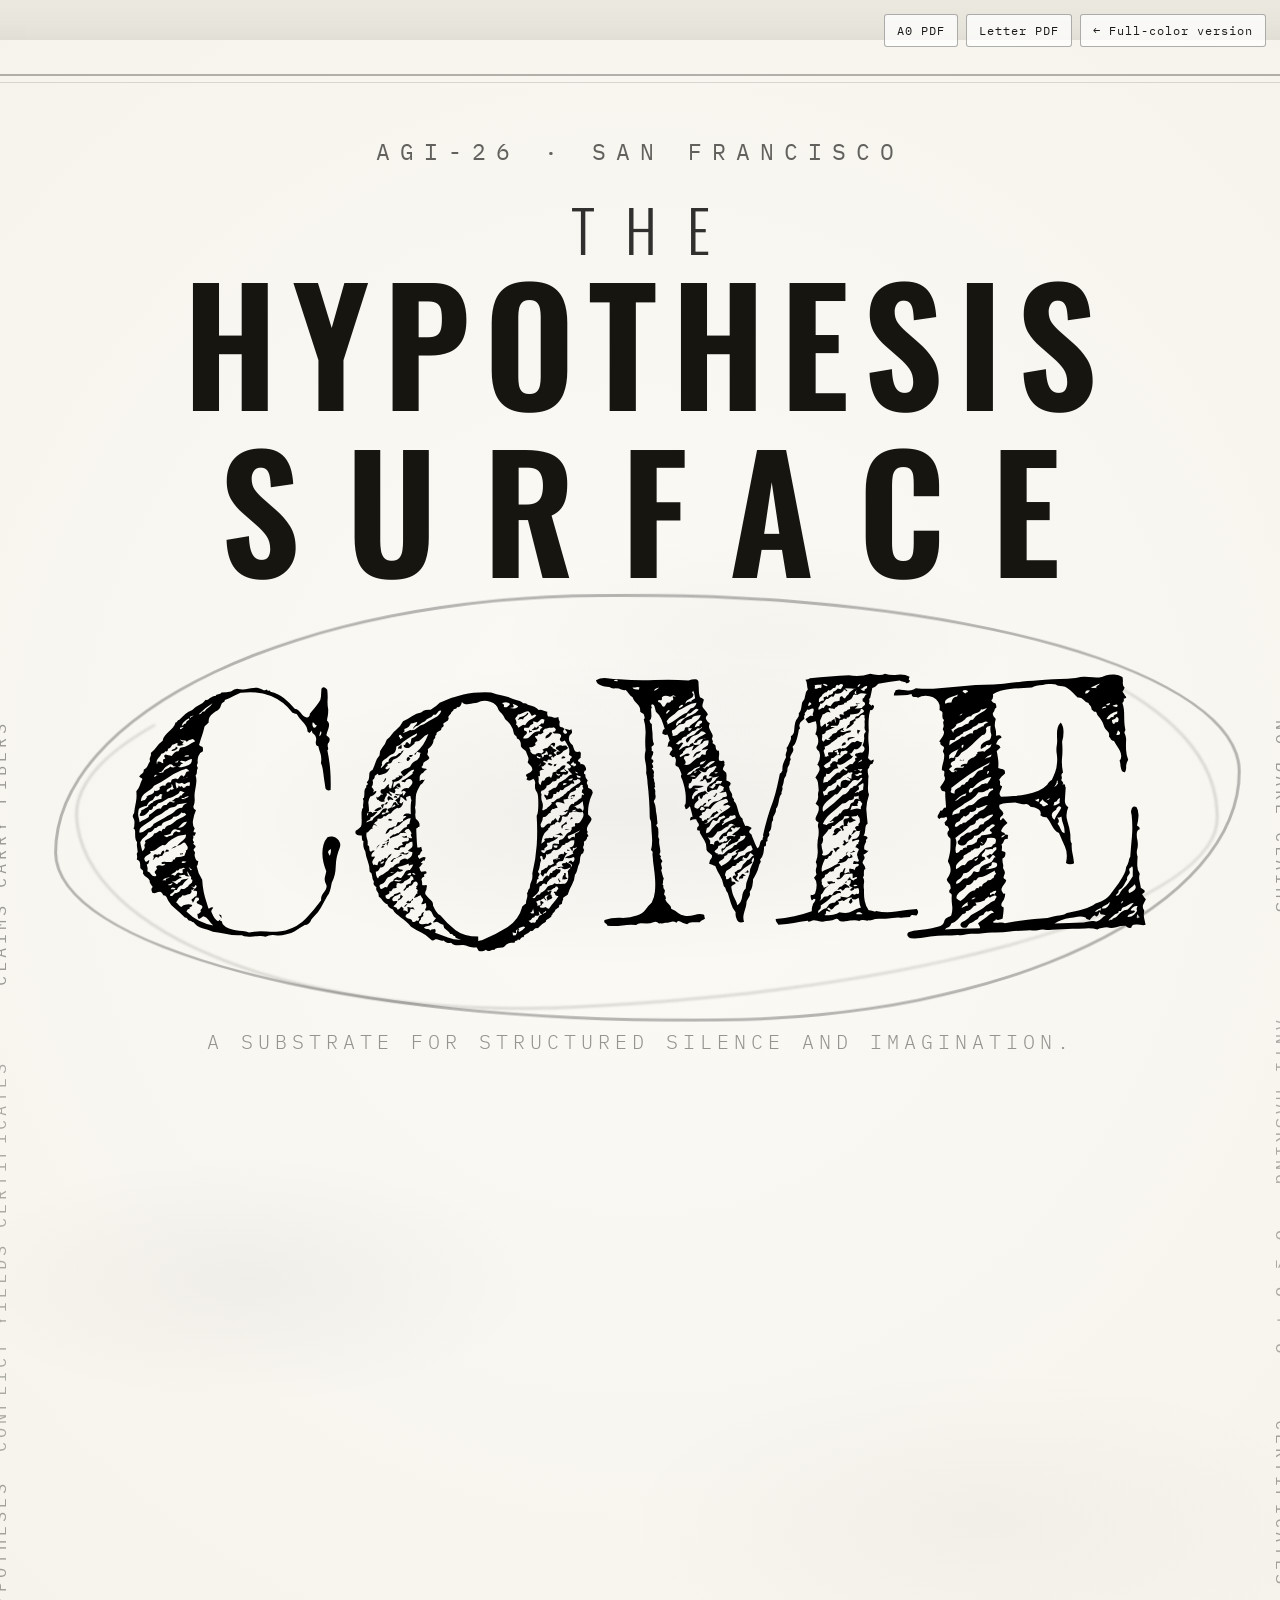
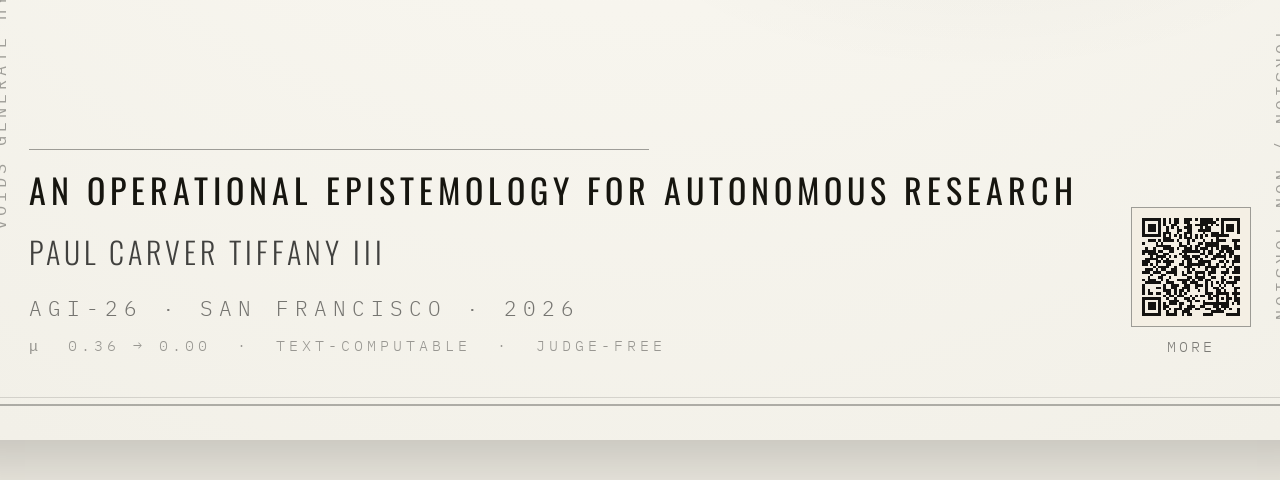
<file: poster/light/index.html>
<!DOCTYPE html>
<html lang="en">
<head>
<meta charset="utf-8">
<meta name="viewport" content="width=device-width, initial-scale=1">
<title>The Hypothesis Surface — AGI-26 Poster (light)</title>
<link rel="preconnect" href="https://fonts.googleapis.com">
<link href="https://fonts.googleapis.com/css2?family=Oswald:wght@300;400;500;600&family=Fredericka+the+Great&family=IBM+Plex+Mono:wght@300;400&display=swap" rel="stylesheet">
<style>
  html, body { margin: 0; padding: 0; background: #ece9e0; }
  a { color: #1a1a18; text-decoration: underline; }
  a:hover { color: #000000; }

  /* Screen: center the A0 canvas with room to scroll/zoom. */
  body {
    display: flex;
    justify-content: center;
    padding: 40px 0;
  }

  /* Print: page geometry matches the canvas's native px dimensions 1:1 — see dist/index.html for the rationale. */
  @page { size: 1414px 2000px; margin: 0; }
  @media print {
    body { padding: 0; }
    .poster { box-shadow: none !important; }
    .dl { display: none; }
  }

  .dl {
    position: fixed; top: 14px; right: 14px; z-index: 10; display: flex; gap: 8px;
    font-family: 'IBM Plex Mono', monospace; font-size: 12px; letter-spacing: 1px;
  }
  .dl a {
    background: rgba(255,255,255,0.75); border: 1px solid rgba(26,26,24,0.35); color: #1a1a18;
    padding: 8px 12px; border-radius: 3px; text-decoration: none !important;
  }
  .dl a:hover { border-color: rgba(26,26,24,0.7); }

  .poster {
    width: 1414px;
    height: 2000px;
    position: relative;
    overflow: hidden;
    background: radial-gradient(ellipse 120% 90% at 50% 38%, #fbfaf6 0%, #f7f5ee 45%, #f2f0e8 78%, #ece9e0 100%);
    color: #1a1a18;
    font-family: 'Oswald', sans-serif;
    flex: none;
    box-shadow: 0 20px 60px rgba(0,0,0,0.18);
  }
</style>
</head>
<body>

<div class="dl">
  <a href="hypothesis-surface-poster-light.pdf">A0 PDF</a>
  <a href="hypothesis-surface-poster-light-letter.pdf">Letter PDF</a>
  <a href="../">&larr; Full-color version</a>
</div>

<div class="poster">

  <!-- paper grain atmosphere -->
  <div style="position: absolute; inset: 0; pointer-events: none; background: radial-gradient(ellipse 420px 180px at 22% 62%, rgba(26,26,24,0.035) 0%, transparent 70%), radial-gradient(ellipse 520px 220px at 74% 74%, rgba(26,26,24,0.028) 0%, transparent 70%), radial-gradient(ellipse 380px 150px at 58% 30%, rgba(26,26,24,0.024) 0%, transparent 70%);"></div>

  <!-- silkscreened frame -->
  <div style="position: absolute; inset: 34px; border: 2px solid rgba(26,26,24,0.32); pointer-events: none;"></div>
  <div style="position: absolute; inset: 42px; border: 1px solid rgba(26,26,24,0.14); pointer-events: none;"></div>

  <!-- LEFT RAIL · operational spine (facing inward: reads upward) -->
  <div style="position: absolute; left: 56px; top: 680px; writing-mode: vertical-rl; transform: rotate(180deg); font-family: 'IBM Plex Mono', monospace; font-size: 17px; letter-spacing: 4px; color: rgba(26,26,24,0.42); pointer-events: none;">CLAIMS CARRY FIBERS</div>
  <div style="position: absolute; left: 56px; top: 1020px; writing-mode: vertical-rl; transform: rotate(180deg); font-family: 'IBM Plex Mono', monospace; font-size: 17px; letter-spacing: 4px; color: rgba(26,26,24,0.35); pointer-events: none;">CONFLICT YIELDS CERTIFICATES</div>
  <div style="position: absolute; left: 56px; top: 1440px; writing-mode: vertical-rl; transform: rotate(180deg); font-family: 'IBM Plex Mono', monospace; font-size: 17px; letter-spacing: 4px; color: rgba(26,26,24,0.39); pointer-events: none;">VOIDS GENERATE HYPOTHESES</div>

  <!-- RIGHT RAIL · integrability conditions (reads downward) -->
  <div style="position: absolute; right: 54px; top: 680px; writing-mode: vertical-rl; font-family: 'IBM Plex Mono', monospace; font-size: 17px; letter-spacing: 4px; color: rgba(26,26,24,0.42); pointer-events: none;">NO BARE CLAIMS</div>
  <div style="position: absolute; right: 54px; top: 980px; writing-mode: vertical-rl; font-family: 'IBM Plex Mono', monospace; font-size: 17px; letter-spacing: 4px; color: rgba(26,26,24,0.35); pointer-events: none;">ANTI-MASKING&nbsp;&nbsp;&nbsp;σ̂ ≤ σ + δ</div>
  <div style="position: absolute; right: 54px; top: 1380px; writing-mode: vertical-rl; font-family: 'IBM Plex Mono', monospace; font-size: 17px; letter-spacing: 4px; color: rgba(26,26,24,0.39); pointer-events: none;">CERTIFICATES&nbsp;&nbsp;&nbsp;TORSION / NON-TORSION</div>

  <!-- ===== permanent identity: top ===== -->
  <div style="position: absolute; top: 96px; left: 0; right: 0; display: flex; flex-direction: column; align-items: center;">
    <div style="font-family: 'IBM Plex Mono', monospace; font-weight: 400; font-size: 23px; letter-spacing: 10px; color: rgba(26,26,24,0.68); margin-bottom: 34px;">AGI-26 · SAN FRANCISCO</div>
    <div style="font-weight: 300; font-size: 58px; letter-spacing: 30px; line-height: 1; color: rgba(26,26,24,0.90); text-indent: 30px;">THE</div>
    <div style="font-weight: 600; font-size: 158px; letter-spacing: 14px; line-height: 1.04; color: #16150f; text-indent: 14px;">HYPOTHESIS</div>
    <div style="font-weight: 600; font-size: 158px; letter-spacing: 46px; line-height: 1.0; color: #16150f; text-indent: 46px; margin-top: 6px;">SURFACE</div>
  </div>

  <!-- ===== H.1: COME + its chalk fiber enclosure, upon the void ===== -->
  <div style="position: absolute; top: 606px; left: 0; right: 0; display: flex; flex-direction: column; align-items: center;">
    <div style="position: relative; transform: rotate(-1.4deg); font-size: 330px;">
      <div style="position: absolute; left: 50%; top: 50%; transform: translate(-50%,-50%); width: 118%; height: 145%; background: radial-gradient(ellipse 50% 48% at 50% 50%, rgba(26,26,24,0.05) 0%, transparent 68%); pointer-events: none;"></div>
      <!-- fiber enclosure: two irregular offset ellipses, second open at top -->
      <div style="position: absolute; left: -0.212em; top: -0.158em; right: -0.255em; bottom: -0.139em; border: 0.0106em solid rgba(26,26,24,0.30); border-radius: 47% 53% 45% 55% / 61% 43% 59% 41%; filter: blur(0.7px); transform: rotate(1.1deg); pointer-events: none;"></div>
      <div style="position: absolute; left: -0.145em; top: -0.097em; right: -0.182em; bottom: -0.085em; border: 0.0076em solid rgba(26,26,24,0.20); border-top-color: transparent; border-radius: 53% 47% 56% 44% / 45% 59% 41% 57%; filter: blur(1px); transform: rotate(-1.7deg); pointer-events: none;"></div>
      <div style="position: relative; display: flex; align-items: baseline; font-family: 'Fredericka the Great', serif; font-weight: 400; font-size: 330px; line-height: 1; color: #000000;">
        <span style="display: inline-block; transform: rotate(1.3deg) translateY(-0.0212em);">C</span>
        <span style="display: inline-block; transform: rotate(-1deg) translateY(0.0152em);">O</span>
        <span style="display: inline-block; transform: rotate(0.9deg) translateY(-0.0121em);">M</span>
        <span style="display: inline-block; transform: rotate(-1.5deg) translateY(0.0182em);">E</span>
      </div>
    </div>
    <div style="font-family: 'IBM Plex Mono', monospace; font-weight: 300; font-size: 20px; letter-spacing: 5px; color: rgba(26,26,24,0.45); margin-top: 52px;">A SUBSTRATE FOR STRUCTURED SILENCE AND IMAGINATION.</div>
  </div>

  <!-- ===== permanent identity: bottom ===== -->
  <div style="position: absolute; left: 96px; right: 96px; bottom: 84px; display: flex; align-items: flex-end; justify-content: space-between; gap: 40px;">
    <div style="display: flex; flex-direction: column; gap: 14px;">
      <div style="width: 620px; height: 1px; background: rgba(26,26,24,0.4);"></div>
      <div style="font-weight: 400; font-size: 34px; letter-spacing: 5px; color: #16150f;">AN OPERATIONAL EPISTEMOLOGY FOR AUTONOMOUS RESEARCH</div>
      <div style="font-weight: 300; font-size: 30px; letter-spacing: 4px; color: rgba(26,26,24,0.82);">PAUL CARVER TIFFANY III</div>
      <div style="font-family: 'IBM Plex Mono', monospace; font-weight: 300; font-size: 21px; letter-spacing: 6px; color: rgba(26,26,24,0.58); margin-top: 6px;">AGI-26 · SAN FRANCISCO · 2026</div>
      <div style="font-family: 'IBM Plex Mono', monospace; font-weight: 300; font-size: 15px; letter-spacing: 4px; color: rgba(26,26,24,0.42);">μ&nbsp;&nbsp;0.36 → 0.00&nbsp;&nbsp;·&nbsp;&nbsp;TEXT-COMPUTABLE&nbsp;&nbsp;·&nbsp;&nbsp;JUDGE-FREE</div>
    </div>
    <div style="display: flex; flex-direction: column; align-items: center; gap: 10px;">
      <div style="width: 118px; height: 118px; border: 1px solid rgba(26,26,24,0.4); overflow: hidden;">
        <svg viewBox="0 0 45 45" width="118" height="118" shape-rendering="crispEdges" role="img" aria-label="QR code linking to paultiffany.github.io/come-to-AGI-26"><path fill="#f4efe4" d="M0 0h45v45H0z"/><path stroke="#141311" d="M4 4.5h7m1 0h1m1 0h1m1 0h2m2 0h3m1 0h1m1 0h5m1 0h1m1 0h7M4 5.5h1m5 0h1m1 0h1m1 0h1m1 0h2m2 0h2m4 0h6m2 0h1m5 0h1M4 6.5h1m1 0h3m1 0h1m1 0h1m2 0h2m4 0h2m1 0h5m1 0h1m1 0h1m1 0h1m1 0h3m1 0h1M4 7.5h1m1 0h3m1 0h1m2 0h1m1 0h1m1 0h1m2 0h3m3 0h1m1 0h2m4 0h1m1 0h3m1 0h1M4 8.5h1m1 0h3m1 0h1m2 0h1m3 0h2m2 0h2m2 0h5m4 0h1m1 0h3m1 0h1M4 9.5h1m5 0h1m1 0h3m2 0h1m2 0h3m4 0h1m2 0h3m1 0h1m5 0h1M4 10.5h7m1 0h1m1 0h1m1 0h1m1 0h1m1 0h1m1 0h1m1 0h1m1 0h1m1 0h1m1 0h7M12 11.5h3m3 0h1m1 0h3m1 0h1m1 0h1m5 0h1M6 12.5h3m1 0h1m1 0h4m1 0h1m3 0h1m1 0h1m3 0h1m2 0h1m1 0h4m2 0h3M4 13.5h1m4 0h1m1 0h1m6 0h1m2 0h1m3 0h2m1 0h5m6 0h1M9 14.5h6m3 0h3m1 0h1m1 0h2m2 0h5m1 0h3m2 0h2M5 15.5h1m2 0h1m3 0h4m1 0h1m2 0h3m1 0h1m1 0h3m1 0h1m1 0h1m1 0h4m1 0h2M4 16.5h5m1 0h2m2 0h2m3 0h7m1 0h1m1 0h2m2 0h2m1 0h3M4 17.5h1m1 0h4m2 0h2m4 0h1m1 0h1m5 0h2m1 0h2m1 0h2m1 0h1m1 0h2M7 18.5h1m1 0h4m1 0h1m1 0h1m2 0h3m1 0h3m2 0h1m2 0h5m1 0h1m1 0h2M5 19.5h5m1 0h1m1 0h1m6 0h3m1 0h1m1 0h1m3 0h2m3 0h1m3 0h2M4 20.5h3m2 0h2m1 0h4m3 0h1m1 0h2m2 0h5m3 0h2m1 0h1m1 0h3M4 21.5h2m1 0h1m1 0h1m3 0h2m3 0h2m1 0h7m1 0h1m2 0h1m2 0h1m2 0h1M8 22.5h1m1 0h4m2 0h1m3 0h3m2 0h1m2 0h5m1 0h2m1 0h1m1 0h2M5 23.5h3m1 0h1m1 0h2m2 0h2m4 0h1m1 0h1m4 0h1m1 0h2m4 0h1m2 0h2M4 24.5h3m1 0h3m2 0h4m2 0h1m1 0h2m1 0h4m1 0h3m2 0h3m1 0h3M7 25.5h1m3 0h2m3 0h1m2 0h2m3 0h1m2 0h1m1 0h1m5 0h1M6 26.5h1m3 0h2m2 0h1m6 0h2m1 0h4m2 0h2m2 0h1m2 0h1m1 0h2M4 27.5h1m1 0h3m2 0h1m1 0h1m3 0h5m1 0h1m1 0h2m1 0h2m4 0h2m3 0h2M5 28.5h6m2 0h3m3 0h2m1 0h3m3 0h1m1 0h1m1 0h1m1 0h1m1 0h4M4 29.5h1m7 0h1m2 0h3m2 0h2m2 0h3m1 0h1m1 0h1m2 0h1m1 0h1m2 0h1M4 30.5h1m4 0h2m1 0h1m2 0h2m2 0h3m2 0h1m3 0h1m2 0h2m1 0h1m4 0h2M4 31.5h1m1 0h1m5 0h3m1 0h1m1 0h2m1 0h1m3 0h1m2 0h1m3 0h2m1 0h1m3 0h1M4 32.5h1m1 0h2m1 0h2m2 0h2m1 0h1m1 0h1m1 0h1m7 0h3m1 0h5m1 0h3M12 33.5h1m1 0h2m1 0h3m2 0h1m1 0h1m1 0h2m1 0h1m1 0h2m3 0h1m2 0h1M4 34.5h7m2 0h1m2 0h1m3 0h2m1 0h1m5 0h2m1 0h1m1 0h1m1 0h2m1 0h2M4 35.5h1m5 0h1m3 0h4m3 0h2m1 0h2m1 0h1m4 0h1m3 0h1m2 0h2M4 36.5h1m1 0h3m1 0h1m1 0h1m1 0h3m1 0h2m2 0h1m4 0h10m1 0h1m1 0h1M4 37.5h1m1 0h3m1 0h1m1 0h2m4 0h1m2 0h3m2 0h2m3 0h2m1 0h3M4 38.5h1m1 0h3m1 0h1m1 0h1m1 0h1m1 0h3m1 0h3m1 0h2m2 0h2m2 0h2m1 0h1m1 0h1m2 0h1M4 39.5h1m5 0h1m2 0h1m2 0h1m2 0h3m8 0h5m5 0h1M4 40.5h7m2 0h4m2 0h1m1 0h2m4 0h4m5 0h5"/></svg>
      </div>
      <div style="font-family: 'IBM Plex Mono', monospace; font-weight: 300; font-size: 15px; letter-spacing: 3px; color: rgba(26,26,24,0.55);">MORE</div>
    </div>
  </div>

</div>
</body>
</html>
</file>
